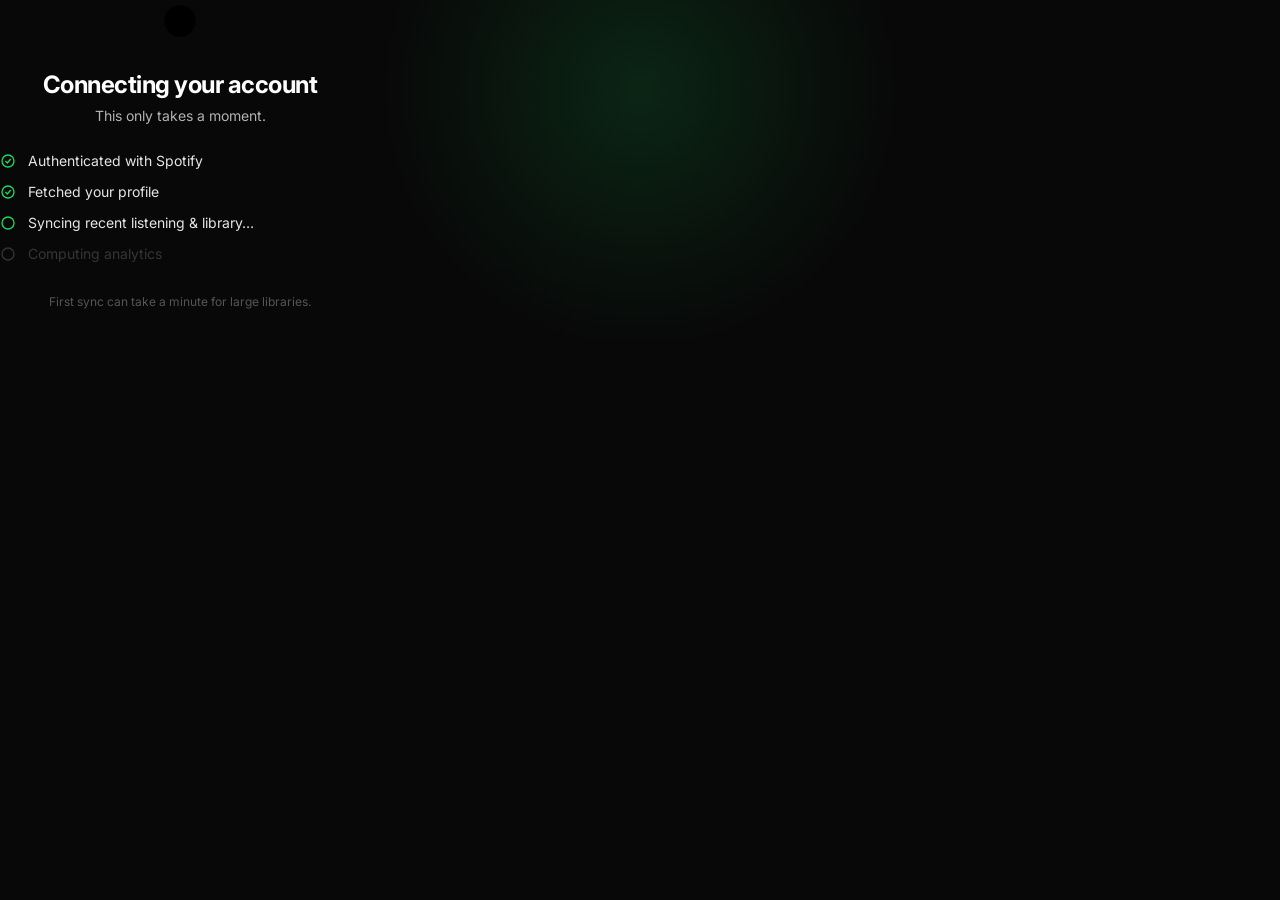
<file: templates/Auth Callback.dc.html>
<!DOCTYPE html>
<html>
<head>
<meta charset="utf-8">
<meta name="viewport" content="width=device-width, initial-scale=1">
<title>Connect — Spotify Intelligence</title>
<link rel="preconnect" href="https://fonts.googleapis.com">
<link href="https://fonts.googleapis.com/css2?family=Inter:wght@400;500;600;700;800&display=swap" rel="stylesheet">
<style>
  body{margin:0;background:#080808;color:#fff;font-family:'Inter',system-ui,sans-serif;overflow:hidden}
  .auth-callback{position:relative;overflow:hidden;min-height:100vh}
  .auth-glow{position:absolute;top:-160px;left:50%;transform:translateX(-50%);width:700px;height:500px;background:radial-gradient(circle,rgba(30,215,96,0.14),transparent 60%);pointer-events:none}
  .auth-inner{position:relative;text-align:center;max-width:360px}
  .spinner{width:42px;height:42px;margin-bottom:24px;animation:spin 1s linear infinite}
  .spinner svg{width:42px;height:42px;fill:none;stroke:#1ed760;stroke-width:1.6;stroke-dasharray:42 14}
  @keyframes spin{from{transform:rotate(0deg)}to{transform:rotate(360deg)}}
  @keyframes pulse{0%,100%{opacity:1}50%{opacity:0.3}}
  .pulse{animation:pulse 1.3s ease-in-out infinite}
  .auth-steps{display:flex;flex-direction:column;gap:14px;text-align:left}
  .auth-step{display:flex;align-items:center;gap:12px}
  .auth-step-done{display:flex;align-items:center;gap:12px}
  .auth-step-done svg{width:16px;height:16px;fill:none;stroke:#1ed760;stroke-width:2}
  .auth-step-done-text{font-size:14px;color:#e5e5e5}
  .auth-step-pending{display:flex;align-items:center;gap:12px;opacity:0.4}
  .auth-step-pending svg{width:16px;height:16px;fill:none;stroke:#777;stroke-width:2}
  .auth-step-pending-text{font-size:14px;color:#777}
</style>
</head>
<body class="auth-callback">
<div class="auth-glow"></div>
<div class="auth-inner">
  <svg class="spinner" width="42" height="42" viewBox="0 0 24 24"><circle cx="12" cy="12" r="9" stroke-dasharray="42 14"/></svg>
  <h1 style="font-weight:700;letter-spacing:-0.02em;font-size:24px;margin:0 0 8px">Connecting your account</h1>
  <p style="color:#b3b3b3;font-size:14px;margin:0 0 28px">This only takes a moment.</p>
  <div class="auth-steps">
    <div class="auth-step auth-step-done">
      <svg width="16" height="16" viewBox="0 0 24 24"><circle cx="12" cy="12" r="9"/><path d="M8 12l3 3 5-6"/></svg>
      <span class="auth-step-text auth-step-done-text">Authenticated with Spotify</span>
    </div>
    <div class="auth-step auth-step-done">
      <svg width="16" height="16" viewBox="0 0 24 24"><circle cx="12" cy="12" r="9"/><path d="M8 12l3 3 5-6"/></svg>
      <span class="auth-step-text auth-step-done-text">Fetched your profile</span>
    </div>
    <div class="auth-step auth-step-done pulse">
      <svg width="16" height="16" viewBox="0 0 24 24"><circle cx="12" cy="12" r="9"/></svg>
      <span class="auth-step-text auth-step-done-text">Syncing recent listening &amp; library…</span>
    </div>
    <div class="auth-step auth-step-pending">
      <svg width="16" height="16" viewBox="0 0 24 24"><circle cx="12" cy="12" r="9"/></svg>
      <span class="auth-step-text auth-step-pending-text">Computing analytics</span>
    </div>
  </div>
  <p style="font-size:12px;color:#555;margin-top:32px">First sync can take a minute for large libraries.</p>
</div>
</body>
</html>
</file>
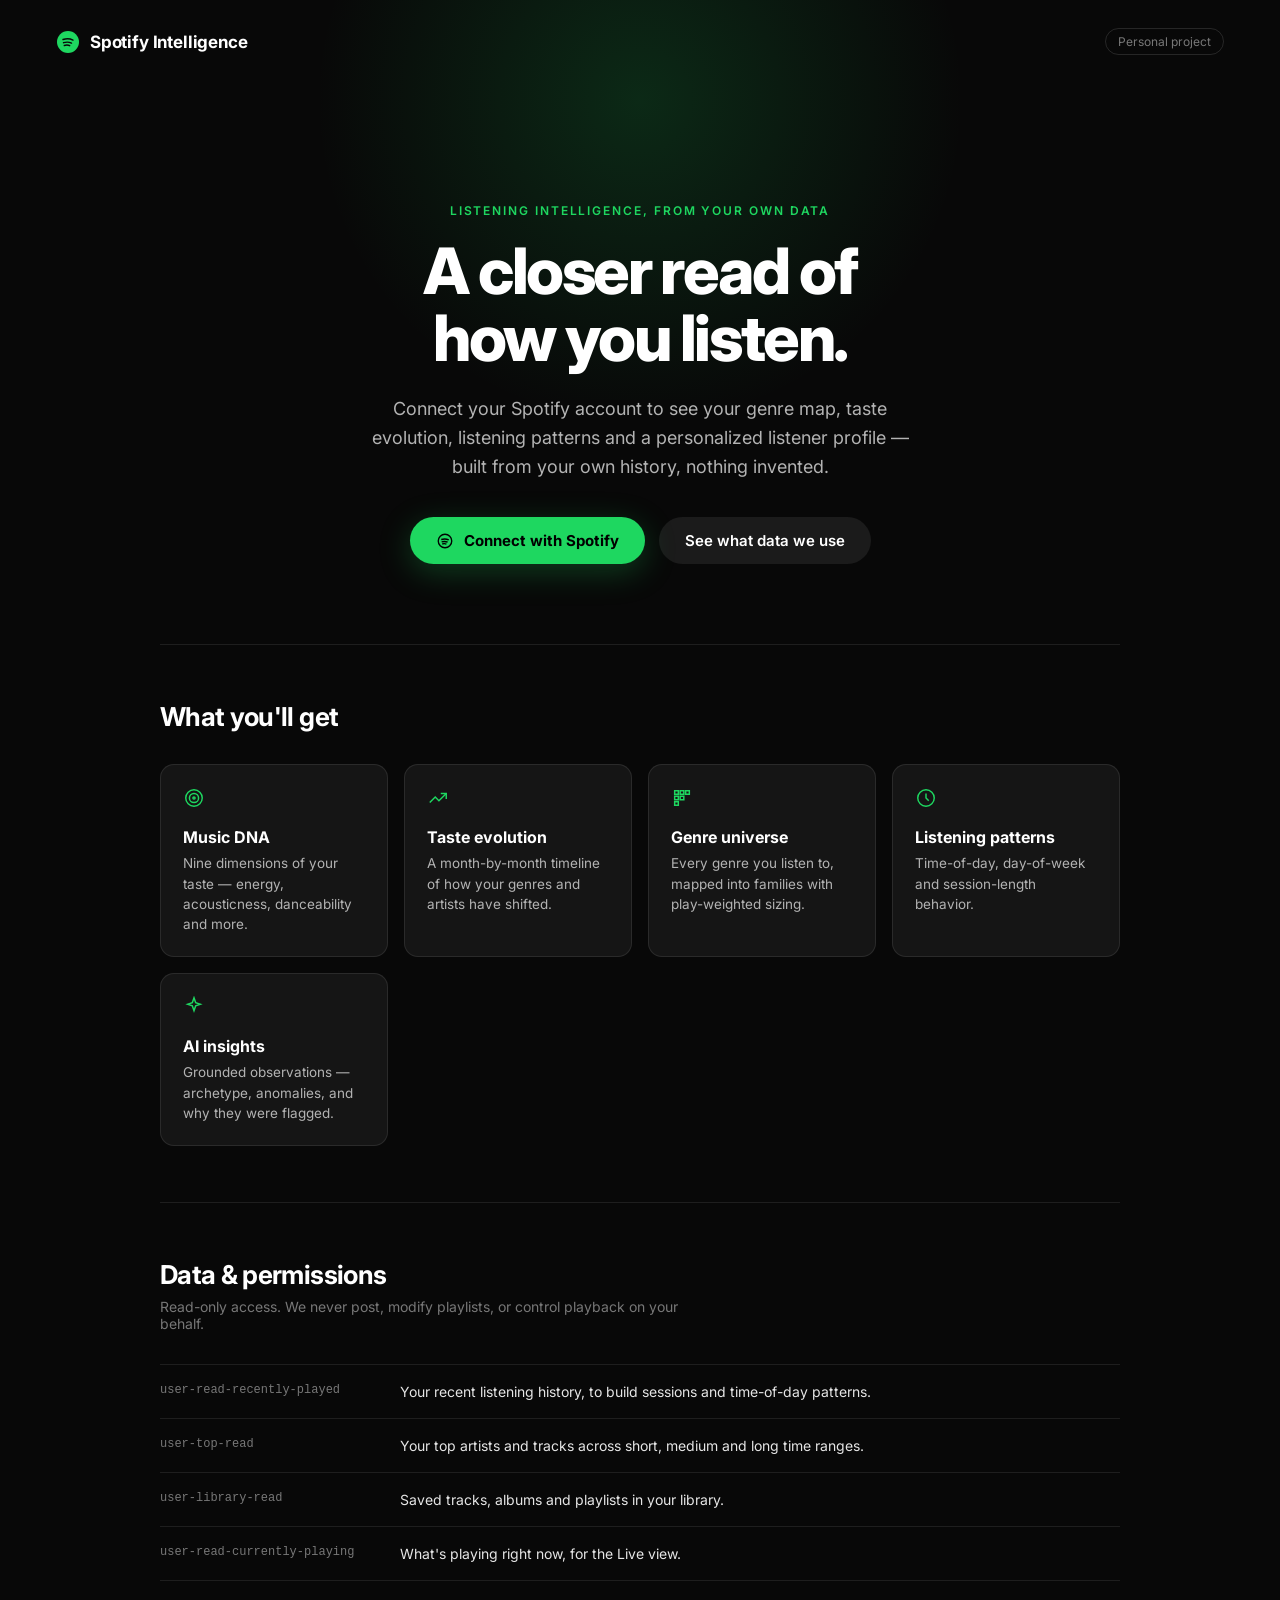
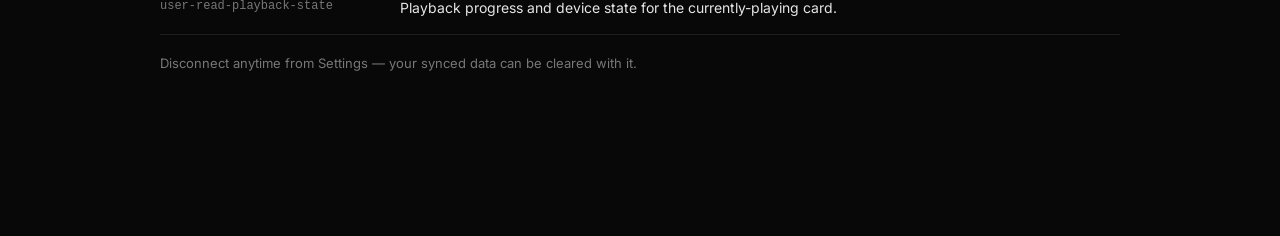
<file: templates/Landing.dc.html>
<!DOCTYPE html>
<html>
<head>
<meta charset="utf-8">
<meta name="viewport" content="width=device-width, initial-scale=1">
<title>Spotify Intelligence</title>
<link rel="preconnect" href="https://fonts.googleapis.com">
<link href="https://fonts.googleapis.com/css2?family=Inter:wght@400;500;600;700;800&display=swap" rel="stylesheet">
<style>
  body{margin:0;background:#080808;color:#fff;font-family:'Inter',system-ui,sans-serif;overflow:hidden}
  .btn-primary:hover{background:#3fe37a !important}
  .btn-secondary:hover{background:rgba(255,255,255,0.14) !important}
  .feat:hover{background:rgba(255,255,255,0.085) !important;transform:translateY(-2px)}
  .feat{transition:all 240ms cubic-bezier(0.22,1,0.36,1)}
  .btn-primary{display:inline-flex;align-items:center;gap:10px;background:#1ed760;color:#000;font-weight:700;font-size:15px;padding:14px 26px;border-radius:999px;box-shadow:0 8px 32px rgba(30,215,96,0.25);text-decoration:none;transition:background 180ms}
  .btn-primary:hover{background:#3fe37a !important}
  .btn-secondary{display:inline-flex;align-items:center;background:rgba(255,255,255,0.08);color:#fff;font-weight:600;font-size:15px;padding:14px 26px;border-radius:999px;text-decoration:none;transition:background 180ms}
  .btn-secondary:hover{background:rgba(255,255,255,0.14) !important}
  .feat{background:rgba(255,255,255,0.055);border:1px solid rgba(255,255,255,0.09);border-radius:14px;padding:22px}
  .feat-icon{width:22px;height:22px;fill:none;stroke:#1ed760;stroke-width:1.6;flex:0 0 auto}
  .feat-icon.purple{stroke:#7c3aed}
  .feat-icon.cyan{stroke:#22d3ee}
  .feat-title{font-weight:700;font-size:16px;margin:14px 0 6px}
  .feat-description{font-size:13.5px;color:#b3b3b3;line-height:1.5}
  .navlink{transition:background 180ms,color 180ms}
  .navlink:hover{background:rgba(255,255,255,0.06) !important;color:#fff !important}
  .navlink.active:hover{background:rgba(30,215,96,0.14) !important}
  th,td{padding:10px 14px;text-align:left;font-size:13.5px}
  th{color:#777;font-weight:600;font-size:11px;text-transform:uppercase;letter-spacing:0.05em;border-bottom:1px solid rgba(255,255,255,0.09)}
  td{border-bottom:1px solid rgba(255,255,255,0.06);color:#e5e5e5}
  .seg-btn{transition:background 160ms,color 160ms}
  .plate{aspect-ratio:1;border-radius:12px;background:linear-gradient(135deg,rgba(30,215,96,0.25),rgba(124,58,237,0.2));margin-bottom:10px}
  .skel{animation:shimmer 1.4s ease-in-out infinite;background:rgba(255,255,255,0.1);border-radius:4px}
  @keyframes shimmer{0%{opacity:0.4}50%{opacity:0.9}100%{opacity:0.4}}
  @keyframes spin{from{transform:rotate(0deg)}to{transform:rotate(360deg)}}
  .spinner{animation:spin 1s linear infinite}
  @keyframes pulse{0%,100%{opacity:1}50%{opacity:0.3}}
  .pulse{animation:pulse 1.3s ease-in-out infinite}
  .navlink.active{font-weight:600}
  .stat-value{font-weight:800;font-size:28px;font-variant-numeric:tabular-nums;letter-spacing:-0.02em}
  .stat-label{font-size:11px;color:#777;text-transform:uppercase;letter-spacing:0.06em;margin-bottom:8px;font-weight:700}
</style>
</head>
<body>
<div style="min-height:100vh;background:#080808;color:#ffffff;font-family:'Inter',system-ui,sans-serif;position:relative;overflow:hidden">
  <div style="position:absolute;top:-200px;left:50%;transform:translateX(-50%);width:900px;height:600px;background:radial-gradient(circle,rgba(30,215,96,0.16),transparent 60%);pointer-events:none"></div>

  <header style="position:relative;display:flex;align-items:center;justify-content:space-between;padding:28px 56px">
    <div style="display:flex;align-items:center;gap:10px">
      <svg width="24" height="24" viewBox="0 0 24 24" fill="#1ed760"><circle cx="12" cy="12" r="11"/><path d="M7 9.5c3-1 7-1 10 .6M7.5 12.7c2.5-.8 5.5-.8 8 .4M8.3 15.5c1.8-.6 3.8-.6 5.4.2" stroke="#080808" stroke-width="1.4" fill="none" stroke-linecap="round"/></svg>
      <span style="font-weight:700;font-size:17px;letter-spacing:-0.01em">Spotify Intelligence</span>
    </div>
    <span style="font-size:12px;color:#777;padding:5px 12px;border:1px solid rgba(255,255,255,0.12);border-radius:999px">Personal project</span>
  </header>

  <main style="position:relative;max-width:960px;margin:0 auto;padding:64px 24px 96px">

    <section style="text-align:center;padding:56px 0 80px">
      <p style="text-transform:uppercase;letter-spacing:0.16em;font-size:12px;font-weight:600;color:#1ed760;margin:0 0 20px">Listening intelligence, from your own data</p>
      <h1 style="font-weight:800;letter-spacing:-0.04em;font-size:64px;line-height:1.04;margin:0 0 24px">A closer read of<br>how you listen.</h1>
      <p style="max-width:52ch;margin:0 auto 36px;font-size:18px;line-height:1.6;color:#b3b3b3">Connect your Spotify account to see your genre map, taste evolution, listening patterns and a personalized listener profile — built from your own history, nothing invented.</p>
      <div style="display:flex;gap:14px;justify-content:center;flex-wrap:wrap">
        <a href="Auth Callback.dc.html" class="btn-primary">
          <svg width="18" height="18" viewBox="0 0 24 24" fill="none" stroke="currentColor" stroke-width="1.8"><circle cx="12" cy="12" r="9"/><path d="M7 10c3.2-1 6.8-1 10 .6M7.5 13.2c2.6-.8 5.4-.8 8 .4M8.3 16c1.8-.6 3.8-.6 5.6.2"/></svg>
          Connect with Spotify
        </a>
        <a href="#permissions" class="btn-secondary">See what data we use</a>
      </div>
    </section>

    <section style="padding:56px 0;border-top:1px solid rgba(255,255,255,0.09)">
      <h2 style="font-weight:700;letter-spacing:-0.025em;font-size:26px;margin:0 0 32px">What you'll get</h2>
      <div class="feat-grid" style="display:grid;grid-template-columns:repeat(auto-fit,minmax(190px,1fr));gap:16px">
        <div class="feat">
          <svg class="feat-icon" width="22" height="22" viewBox="0 0 24 24"><circle cx="12" cy="12" r="9"/><circle cx="12" cy="12" r="5"/><circle cx="12" cy="12" r="1.2"/></svg>
          <div class="feat-title">Music DNA</div>
          <div class="feat-description">Nine dimensions of your taste — energy, acousticness, danceability and more.</div>
        </div>
        <div class="feat">
          <svg class="feat-icon" width="22" height="22" viewBox="0 0 24 24"><path d="M3 17l6-6 4 4 8-8"/><path d="M15 7h6v6"/></svg>
          <div class="feat-title">Taste evolution</div>
          <div class="feat-description">A month-by-month timeline of how your genres and artists have shifted.</div>
        </div>
        <div class="feat">
          <svg class="feat-icon" width="22" height="22" viewBox="0 0 24 24"><path d="M4 4h4v4H4zM10 4h4v4h-4zM16 4h4v4h-4zM4 10h4v4H4zM10 10h4v4h-4zM4 16h4v4H4z"/></svg>
          <div class="feat-title">Genre universe</div>
          <div class="feat-description">Every genre you listen to, mapped into families with play-weighted sizing.</div>
        </div>
        <div class="feat">
          <svg class="feat-icon" width="22" height="22" viewBox="0 0 24 24"><circle cx="12" cy="12" r="9"/><path d="M12 7v5l3 3"/></svg>
          <div class="feat-title">Listening patterns</div>
          <div class="feat-description">Time-of-day, day-of-week and session-length behavior.</div>
        </div>
        <div class="feat">
          <svg class="feat-icon" width="22" height="22" viewBox="0 0 24 24"><path d="M12 2l1.8 5.2L19 9l-5.2 1.8L12 16l-1.8-5.2L5 9l5.2-1.8z"/></svg>
          <div class="feat-title">AI insights</div>
          <div class="feat-description">Grounded observations — archetype, anomalies, and why they were flagged.</div>
        </div>
      </div>
    </section>

    <section id="permissions" style="padding:56px 0;border-top:1px solid rgba(255,255,255,0.09)">
      <h2 style="font-weight:700;letter-spacing:-0.025em;font-size:26px;margin:0 0 8px">Data &amp; permissions</h2>
      <p style="color:#777;margin:0 0 32px;max-width:60ch;font-size:14px">Read-only access. We never post, modify playlists, or control playback on your behalf.</p>
      <div class="permissions-list" style="display:flex;flex-direction:column">
        <div class="permission-row" style="display:flex;gap:20px;padding:18px 0;border-top:1px solid rgba(255,255,255,0.09)">
          <code style="font-size:12px;color:#777;flex:0 0 220px">user-read-recently-played</code>
          <span style="flex:1;font-size:14px;color:#e5e5e5">Your recent listening history, to build sessions and time-of-day patterns.</span>
        </div>
        <div class="permission-row" style="display:flex;gap:20px;padding:18px 0;border-top:1px solid rgba(255,255,255,0.09)">
          <code style="font-size:12px;color:#777;flex:0 0 220px">user-top-read</code>
          <span style="flex:1;font-size:14px;color:#e5e5e5">Your top artists and tracks across short, medium and long time ranges.</span>
        </div>
        <div class="permission-row" style="display:flex;gap:20px;padding:18px 0;border-top:1px solid rgba(255,255,255,0.09)">
          <code style="font-size:12px;color:#777;flex:0 0 220px">user-library-read</code>
          <span style="flex:1;font-size:14px;color:#e5e5e5">Saved tracks, albums and playlists in your library.</span>
        </div>
        <div class="permission-row" style="display:flex;gap:20px;padding:18px 0;border-top:1px solid rgba(255,255,255,0.09)">
          <code style="font-size:12px;color:#777;flex:0 0 220px">user-read-currently-playing</code>
          <span style="flex:1;font-size:14px;color:#e5e5e5">What's playing right now, for the Live view.</span>
        </div>
        <div class="permission-row" style="display:flex;gap:20px;padding:18px 0;border-top:1px solid rgba(255,255,255,0.09);border-bottom:1px solid rgba(255,255,255,0.09)">
          <code style="font-size:12px;color:#777;flex:0 0 220px">user-read-playback-state</code>
          <span style="flex:1;font-size:14px;color:#e5e5e5">Playback progress and device state for the currently-playing card.</span>
        </div>
      </div>
      <p style="font-size:13px;color:#777;margin-top:20px">Disconnect anytime from Settings — your synced data can be cleared with it.</p>
    </section>

  </main>
</div>
</body>
</html>
</file>
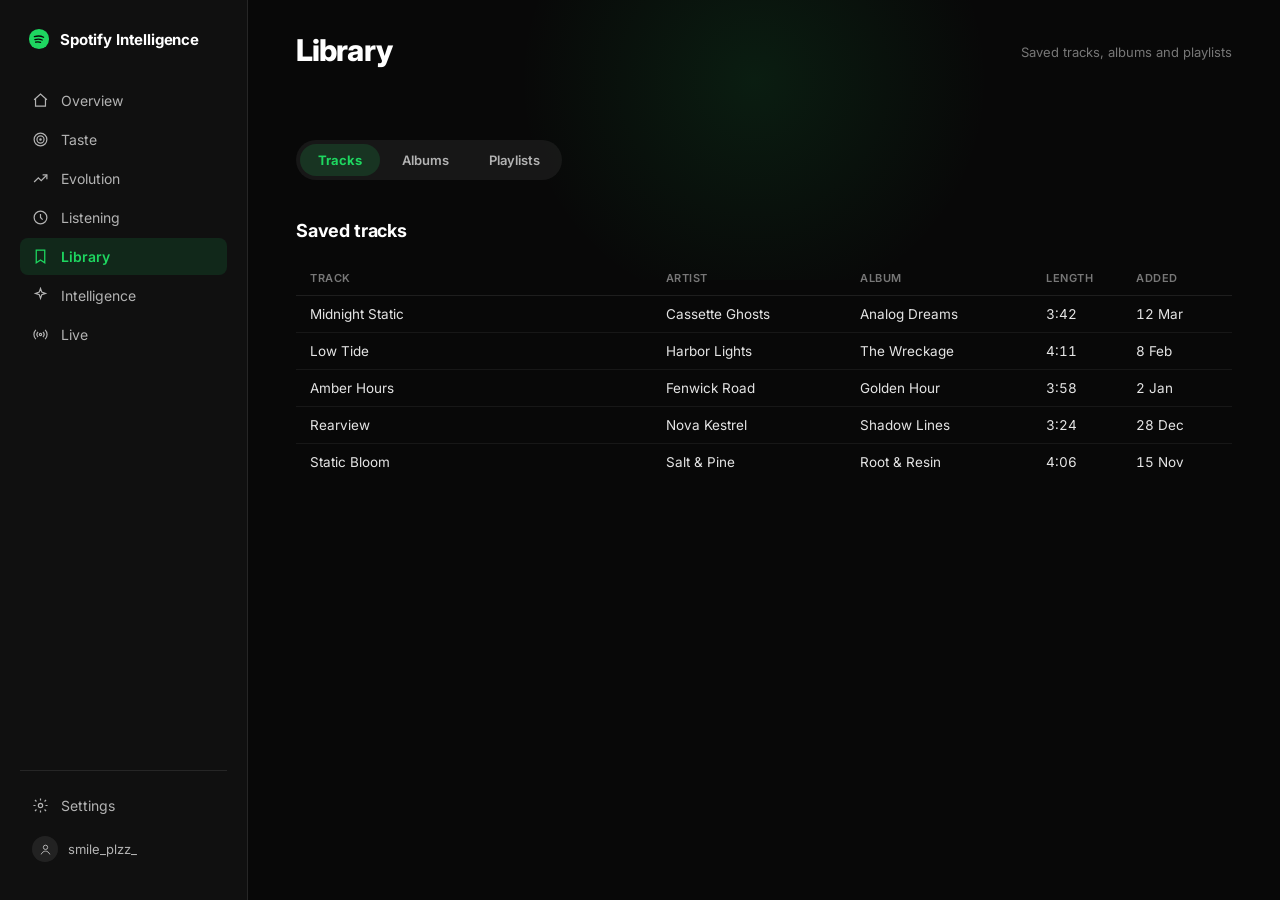
<file: templates/Library.dc.html>
<!DOCTYPE html>
<html>
<head>
<meta charset="utf-8">
<meta name="viewport" content="width=device-width, initial-scale=1">
<title>Library — Spotify Intelligence</title>
<link rel="preconnect" href="https://fonts.googleapis.com">
<link href="https://fonts.googleapis.com/css2?family=Inter:wght@400;500;600;700;800&display=swap" rel="stylesheet">
<link rel="stylesheet" href="/static/css/dashboard.css">
</head>
<body>
<div class="app-shell">

  <aside class="sidebar-desktop">
    <div class="sidebar-logo">
      <svg width="22" height="22" viewBox="0 0 24 24" fill="#1ed760"><circle cx="12" cy="12" r="11"/><path d="M7 9.5c3-1 7-1 10 .6M7.5 12.7c2.5-.8 5.5-.8 8 .4M8.3 15.5c1.8-.6 3.8-.6 5.4.2" stroke="#080808" stroke-width="1.4" fill="none" stroke-linecap="round"/></svg>
      <span class="sidebar-logo-text">Spotify Intelligence</span>
    </div>
    <nav class="sidebar-nav">
      <a href="Overview.dc.html" class="nav-link"><svg width="17" height="17" viewBox="0 0 24 24" fill="none" stroke="currentColor" stroke-width="1.7"><path d="M3 11l9-8 9 8"/><path d="M5 10v10h14V10"/></svg>Overview</a>
      <a href="Taste.dc.html" class="nav-link"><svg width="17" height="17" viewBox="0 0 24 24" fill="none" stroke="currentColor" stroke-width="1.7"><circle cx="12" cy="12" r="9"/><circle cx="12" cy="12" r="5"/><circle cx="12" cy="12" r="1"/></svg>Taste</a>
      <a href="Evolution.dc.html" class="nav-link"><svg width="17" height="17" viewBox="0 0 24 24" fill="none" stroke="currentColor" stroke-width="1.7"><path d="M3 17l6-6 4 4 8-8"/><path d="M15 7h6v6"/></svg>Evolution</a>
      <a href="Listening.dc.html" class="nav-link"><svg width="17" height="17" viewBox="0 0 24 24" fill="none" stroke="currentColor" stroke-width="1.7"><circle cx="12" cy="12" r="9"/><path d="M12 7v5l3 3"/></svg>Listening</a>
      <a href="Library.dc.html" class="nav-link active"><svg width="17" height="17" viewBox="0 0 24 24" fill="none" stroke="currentColor" stroke-width="1.8"><path d="M6 3h12v18l-6-4-6 4z"/></svg>Library</a>
      <a href="Intelligence.dc.html" class="nav-link"><svg width="17" height="17" viewBox="0 0 24 24" fill="none" stroke="currentColor" stroke-width="1.7"><path d="M12 2l1.8 5.2L19 9l-5.2 1.8L12 16l-1.8-5.2L5 9l5.2-1.8z"/></svg>Intelligence</a>
      <a href="Live.dc.html" class="nav-link"><svg width="17" height="17" viewBox="0 0 24 24" fill="none" stroke="currentColor" stroke-width="1.7"><circle cx="12" cy="12" r="1.6"/><path d="M8.5 8.5a5 5 0 000 7M15.5 8.5a5 5 0 010 7M5.5 5.5a9 9 0 000 13M18.5 5.5a9 9 0 010 13"/></svg>Live</a>
    </nav>
    <div class="sidebar-footer">
      <a href="Settings.dc.html" class="nav-link"><svg width="17" height="17" viewBox="0 0 24 24" fill="none" stroke="currentColor" stroke-width="1.7"><circle cx="12" cy="12" r="3"/><path d="M12 2v3M12 19v3M4.2 4.2l2.1 2.1M17.7 17.7l2.1 2.1M2 12h3M19 12h3M4.2 19.8l2.1-2.1M17.7 6.3l2.1-2.1"/></svg>Settings</a>
      <div class="sidebar-user">
        <div class="sidebar-avatar"><svg width="13" height="13" viewBox="0 0 24 24" fill="none" stroke="#b3b3b3" stroke-width="1.8"><circle cx="12" cy="8" r="4"/><path d="M4 21c1.5-4 5-6 8-6s6.5 2 8 6"/></svg></div>
        <span class="sidebar-user-name">smile_plzz_</span>
      </div>
    </div>
  </aside>

  <div style="display:flex;flex-direction:column;min-width:0;position:relative">
    <div class="glow glow-green"></div>
    <header class="page-header">
      <div class="page-header-inner">
        <h1 class="page-title">Library</h1>
        <p class="page-subtitle">Saved tracks, albums and playlists</p>
      </div>
    </header>

    <main class="main-content">

      <div class="library-tabs" id="lib-tabs">
        <button class="tab-btn active" data-tab="tracks" style="background:rgba(30,215,96,0.15);color:#1ed760;font-weight:700">Tracks</button>
        <button class="tab-btn" data-tab="albums" style="background:transparent;color:#b3b3b3;font-weight:600">Albums</button>
        <button class="tab-btn" data-tab="playlists" style="background:transparent;color:#b3b3b3;font-weight:600">Playlists</button>
      </div>

      <section>
        <h2 class="section-title" id="lib-section-title">Saved tracks</h2>

        <div class="lib-tracks" id="lib-tracks" style="display:block">
          <table class="library-table">
            <thead><tr><th style="width:38%">Track</th><th>Artist</th><th>Album</th><th style="width:90px">Length</th><th style="width:110px">Added</th></tr></thead>
            <tbody>
              <tr><td>Midnight Static</td><td>Cassette Ghosts</td><td>Analog Dreams</td><td>3:42</td><td>12 Mar</td></tr>
              <tr><td>Low Tide</td><td>Harbor Lights</td><td>The Wreckage</td><td>4:11</td><td>8 Feb</td></tr>
              <tr><td>Amber Hours</td><td>Fenwick Road</td><td>Golden Hour</td><td>3:58</td><td>2 Jan</td></tr>
              <tr><td>Rearview</td><td>Nova Kestrel</td><td>Shadow Lines</td><td>3:24</td><td>28 Dec</td></tr>
              <tr><td>Static Bloom</td><td>Salt &amp; Pine</td><td>Root &amp; Resin</td><td>4:06</td><td>15 Nov</td></tr>
            </tbody>
          </table>
        </div>

        <div class="lib-albums" id="lib-albums" style="display:none">
          <div class="album-grid" id="albums-grid">
            <div class="album-item">
              <div class="album-art plate"></div>
              <div class="album-name">Analog Dreams</div>
              <div class="album-meta">Cassette Ghosts</div>
            </div>
            <div class="album-item">
              <div class="album-art plate"></div>
              <div class="album-name">The Wreckage</div>
              <div class="album-meta">Harbor Lights</div>
            </div>
            <div class="album-item">
              <div class="album-art plate"></div>
              <div class="album-name">Golden Hour</div>
              <div class="album-meta">Fenwick Road</div>
            </div>
            <div class="album-item">
              <div class="album-art plate"></div>
              <div class="album-name">Shadow Lines</div>
              <div class="album-meta">Nova Kestrel</div>
            </div>
            <div class="album-item">
              <div class="album-art plate"></div>
              <div class="album-name">Root &amp; Resin</div>
              <div class="album-meta">Salt &amp; Pine</div>
            </div>
          </div>
        </div>

        <div class="lib-playlists" id="lib-playlists" style="display:none">
          <div class="playlist-grid" id="playlists-grid">
            <div class="playlist-card">
              <div class="playlist-name">Late Night Shores</div>
              <div class="playlist-track-count">42 tracks</div>
              <div class="playlist-badge public">Public</div>
            </div>
            <div class="playlist-card">
              <div class="playlist-name">Commute Rotation</div>
              <div class="playlist-track-count">37 tracks</div>
              <div class="playlist-badge private">Private</div>
            </div>
            <div class="playlist-card">
              <div class="playlist-name">Live Sessions</div>
              <div class="playlist-track-count">19 tracks</div>
              <div class="playlist-badge collaborative">Collaborative</div>
            </div>
            <div class="playlist-card">
              <div class="playlist-name">Analog Dreams II</div>
              <div class="playlist-track-count">24 tracks</div>
              <div class="playlist-badge public">Public</div>
            </div>
          </div>
        </div>
      </section>

    </main>
  </div>

  <nav class="mobile-tabs" style="display:none;position:fixed;bottom:0;left:0;right:0;background:#101010;border-top:1px solid rgba(255,255,255,0.09);overflow-x:auto;padding:10px 14px;gap:24px;z-index:20">
    <a href="Overview.dc.html" class="mobile-tab"><svg width="18" height="18" viewBox="0 0 24 24" fill="none" stroke="currentColor" stroke-width="1.7"><path d="M3 11l9-8 9 8"/><path d="M5 10v10h14V10"/></svg>Overview</a>
    <a href="Taste.dc.html" class="mobile-tab"><svg width="18" height="18" viewBox="0 0 24 24" fill="none" stroke="currentColor" stroke-width="1.7"><circle cx="12" cy="12" r="9"/><circle cx="12" cy="12" r="5"/><circle cx="12" cy="12" r="1"/></svg>Taste</a>
    <a href="Evolution.dc.html" class="mobile-tab"><svg width="18" height="18" viewBox="0 0 24 24" fill="none" stroke="currentColor" stroke-width="1.7"><path d="M3 17l6-6 4 4 8-8"/><path d="M15 7h6v6"/></svg>Evolution</a>
    <a href="Listening.dc.html" class="mobile-tab"><svg width="18" height="18" viewBox="0 0 24 24" fill="none" stroke="currentColor" stroke-width="1.7"><circle cx="12" cy="12" r="9"/><path d="M12 7v5l3 3"/></svg>Listening</a>
    <a href="Library.dc.html" class="mobile-tab active"><svg width="18" height="18" viewBox="0 0 24 24" fill="none" stroke="currentColor" stroke-width="1.8"><path d="M6 3h12v18l-6-4-6 4z"/></svg>Library</a>
    <a href="Intelligence.dc.html" class="mobile-tab"><svg width="18" height="18" viewBox="0 0 24 24" fill="none" stroke="currentColor" stroke-width="1.7"><path d="M12 2l1.8 5.2L19 9l-5.2 1.8L12 16l-1.8-5.2L5 9l5.2-1.8z"/></svg>Intelligence</a>
    <a href="Live.dc.html" class="mobile-tab"><svg width="18" height="18" viewBox="0 0 24 24" fill="none" stroke="currentColor" stroke-width="1.7"><circle cx="12" cy="12" r="1.6"/><path d="M8.5 8.5a5 5 0 000 7M15.5 8.5a5 5 0 010 7"/></svg>Live</a>
  </nav>
</div>
<script src="/static/js/dashboard.js"></script>
</body>
</html>
</file>
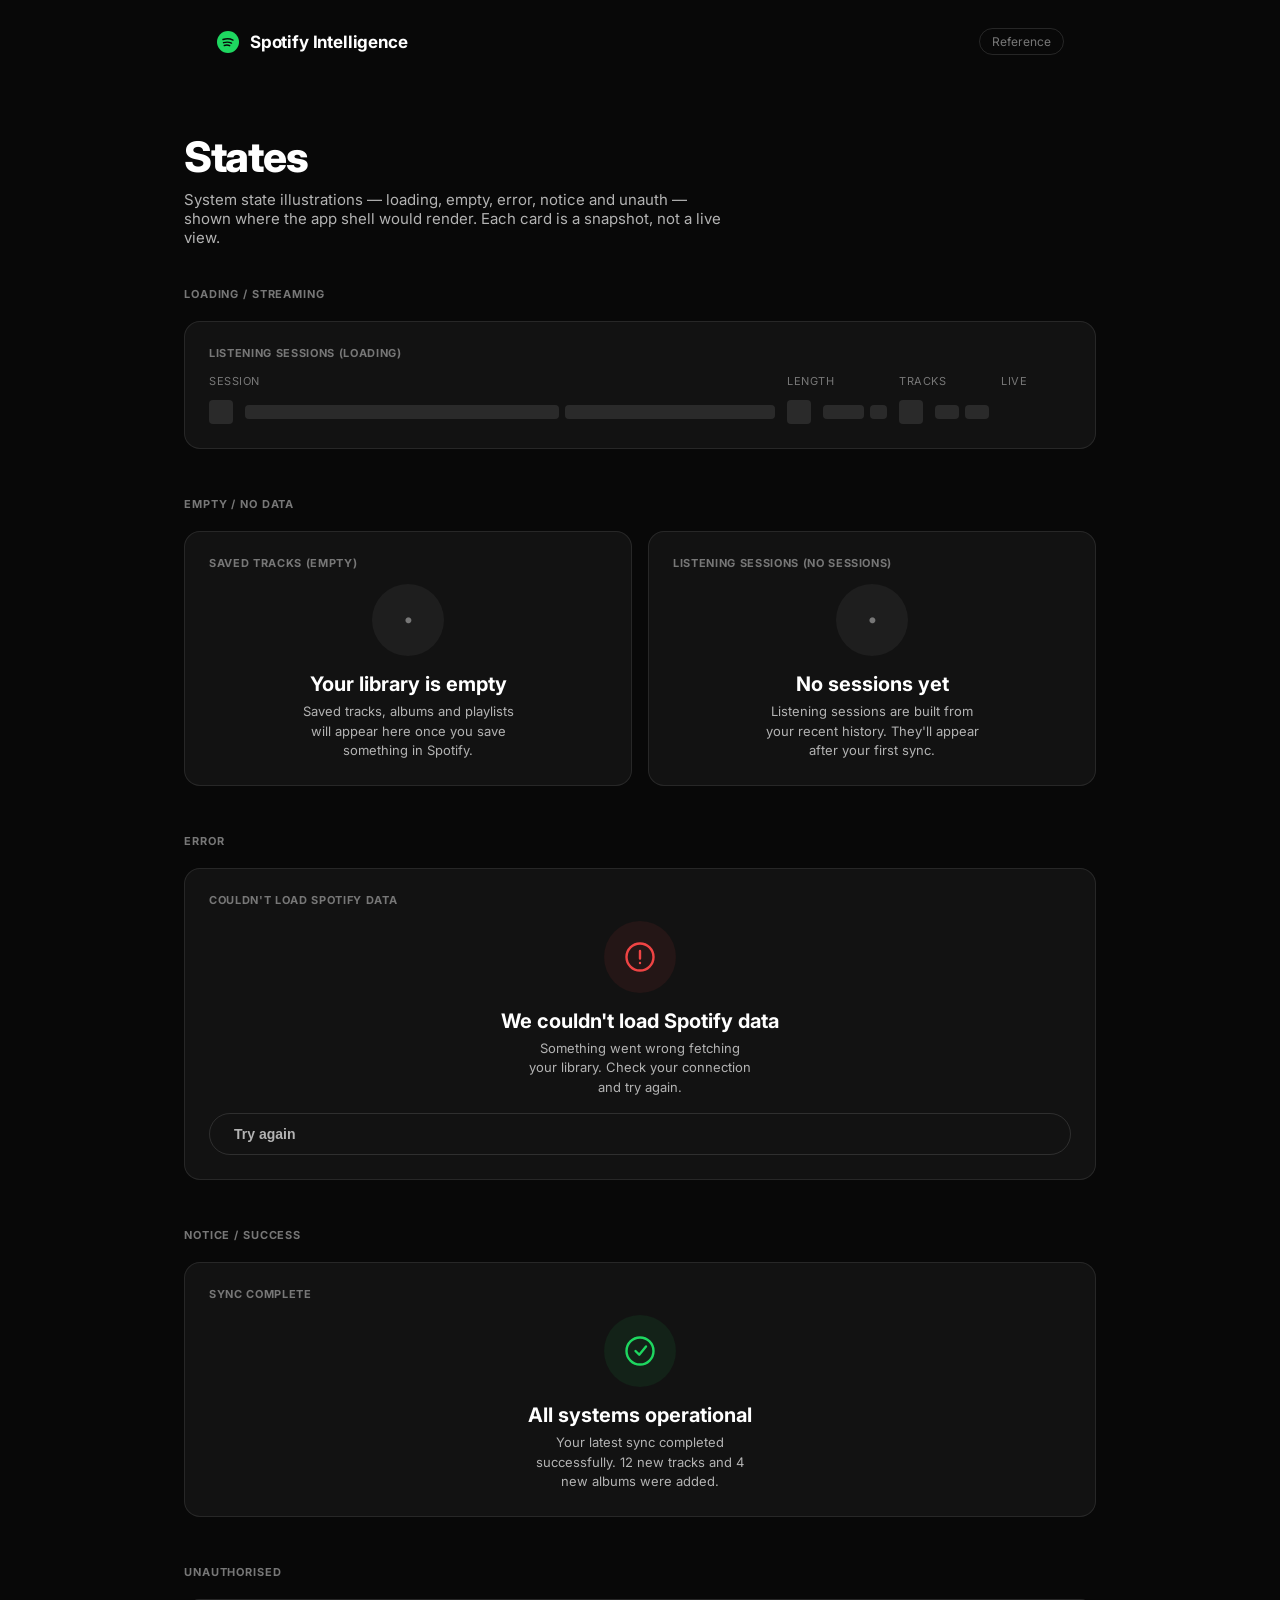
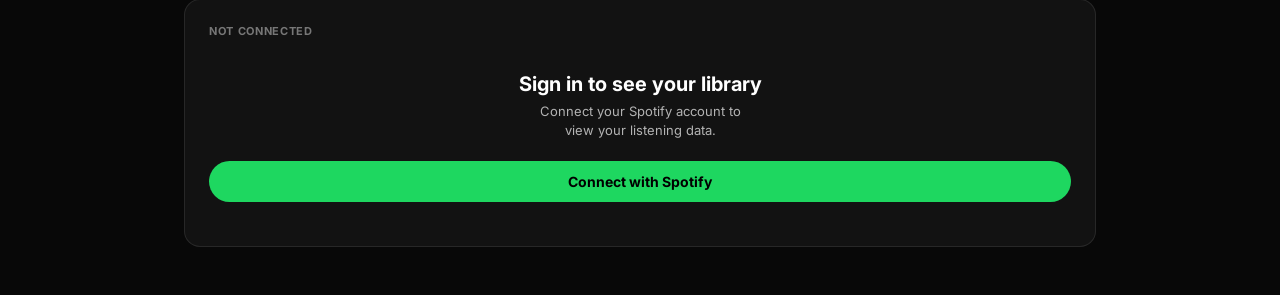
<file: templates/States.dc.html>
<!DOCTYPE html>
<html>
<head>
<meta charset="utf-8">
<meta name="viewport" content="width=device-width, initial-scale=1">
<title>States reference — Spotify Intelligence</title>
<link rel="preconnect" href="https://fonts.googleapis.com">
<link href="https://fonts.googleapis.com/css2?family=Inter:wght@400;500;600;700;800&display=swap" rel="stylesheet">
<style>
  body{margin:0;background:#080808;color:#fff;font-family:'Inter',system-ui,sans-serif}
  .section{padding:48px 24px;border-bottom:1px solid rgba(255,255,255,0.09)}
  .section-label{font-size:11px;color:#777;text-transform:uppercase;letter-spacing:0.08em;margin-bottom:20px;font-weight:700}
  .state-board{display:grid;grid-template-columns:repeat(auto-fit,minmax(220px,1fr));gap:16px}
  .state-card{background:rgba(255,255,255,0.045);border:1px solid rgba(255,255,255,0.09);border-radius:16px;padding:24px}
  .state-card-label{font-size:11px;color:#777;text-transform:uppercase;letter-spacing:0.06em;margin-bottom:14px;font-weight:700}
  .skl{animation:shimmer 1.4s ease-in-out infinite;background:rgba(255,255,255,0.1);border-radius:4px}
  @keyframes shimmer{0%{opacity:0.4}50%{opacity:0.9}100%{opacity:0.4}}
  .empty-mark{width:72px;height:72px;border-radius:50%;background:rgba(255,255,255,0.05);display:flex;align-items:center;justify-content:center;margin:0 auto 16px;font-size:36px;color:#777;font-weight:700}
  .error-mark{width:72px;height:72px;border-radius:50%;background:rgba(239,68,68,0.08);display:flex;align-items:center;justify-content:center;margin:0 auto 16px}
  .notice-mark{width:72px;height:72px;border-radius:50%;background:rgba(30,215,96,0.08);display:flex;align-items:center;justify-content:center;margin:0 auto 16px}
  .btn-primary{display:inline-flex;align-items:center;justify-content:center;gap:8px;background:#1ed760;color:#000;font-weight:700;font-size:14px;padding:12px 24px;border-radius:999px;text-decoration:none;width:100%;box-sizing:border-box;transition:background 180ms}
  .btn-primary:hover{background:#3fe37a}
  .btn-ghost{display:inline-flex;align-items:center;gap:8px;background:transparent;color:#b3b3b3;font-weight:600;font-size:14px;padding:12px 24px;border-radius:999px;text-decoration:none;width:100%;box-sizing:border-box;border:1px solid rgba(255,255,255,0.12);transition:background 180ms,color 180ms}
  .btn-ghost:hover{background:rgba(255,255,255,0.06);color:#fff}
  .copy{font-size:12px;color:#777}
</style>
</head>
<body>

<div style="max-width:960px;margin:0 auto">

  <header style="display:flex;align-items:center;justify-content:space-between;padding:28px 56px">
    <div style="display:flex;align-items:center;gap:10px">
      <svg width="24" height="24" viewBox="0 0 24 24" fill="#1ed760"><circle cx="12" cy="12" r="11"/><path d="M7 9.5c3-1 7-1 10 .6M7.5 12.7c2.5-.8 5.5-.8 8 .4M8.3 15.5c1.8-.6 3.8-.6 5.4.2" stroke="#080808" stroke-width="1.4" fill="none" stroke-linecap="round"/></svg>
      <span style="font-weight:700;font-size:17px;letter-spacing:-0.01em">Spotify Intelligence</span>
    </div>
    <span style="font-size:12px;color:#777;padding:5px 12px;border:1px solid rgba(255,255,255,0.12);border-radius:999px">Reference</span>
  </header>

  <main style="padding:48px 24px">
    <h1 style="font-weight:800;letter-spacing:-0.03em;font-size:42px;margin:0 0 8px">States</h1>
    <p style="color:#b3b3b3;font-size:15px;margin:0 0 40px;max-width:60ch">System state illustrations — loading, empty, error, notice and unauth — shown where the app shell would render. Each card is a snapshot, not a live view.</p>

    <p class="section-label">Loading / streaming</p>
    <div class="state-board">
      <div class="state-card">
        <div class="state-card-label">Listening sessions (loading)</div>
        <div class="ws-table" style="display:grid;grid-template-columns:auto 100px 90px 70px;gap:12px;align-items:center">
          <div style="font-size:11px;color:#777;text-transform:uppercase;letter-spacing:0.05em">Session</div>
          <div style="font-size:11px;color:#777;text-transform:uppercase;letter-spacing:0.05em">Length</div>
          <div style="font-size:11px;color:#777;text-transform:uppercase;letter-spacing:0.05em">Tracks</div>
          <div style="font-size:11px;color:#777;text-transform:uppercase;letter-spacing:0.05em">Live</div>
          <div style="display:grid;grid-template-columns:24px 1fr;gap:12px;align-items:center">
            <div class="skl" style="height:24px;width:24px"></div>
            <div style="display:flex;gap:6px"><div class="skl" style="height:14px;width:60%"></div><div class="skl" style="height:14px;width:40%"></div></div>
          </div>
          <div style="display:grid;grid-template-columns:24px 1fr;gap:12px;align-items:center">
            <div class="skl" style="height:24px;width:24px"></div>
            <div style="display:flex;gap:6px"><div class="skl" style="height:14px;width:70%"></div><div class="skl" style="height:14px;width:30%"></div></div>
          </div>
          <div style="display:grid;grid-template-columns:24px 1fr;gap:12px;align-items:center">
            <div class="skl" style="height:24px;width:24px"></div>
            <div style="display:flex;gap:6px"><div class="skl" style="height:14px;width:50%"></div><div class="skl" style="height:14px;width:50%"></div></div>
          </div>
        </div>
      </div>
    </div>

    <p class="section-label" style="margin-top:48px">Empty / no data</p>
    <div class="state-board">
      <div class="state-card">
        <div class="state-card-label">Saved tracks (empty)</div>
        <div class="empty-mark">·</div>
        <div style="text-align:center">
          <div style="font-weight:700;font-size:20px;margin-bottom:6px">Your library is empty</div>
          <div style="font-size:13px;color:#b3b3b3;line-height:1.5;max-width:28ch;margin:0 auto">Saved tracks, albums and playlists will appear here once you save something in Spotify.</div>
        </div>
      </div>
      <div class="state-card">
        <div class="state-card-label">Listening sessions (no sessions)</div>
        <div class="empty-mark">·</div>
        <div style="text-align:center">
          <div style="font-weight:700;font-size:20px;margin-bottom:6px">No sessions yet</div>
          <div style="font-size:13px;color:#b3b3b3;line-height:1.5;max-width:28ch;margin:0 auto">Listening sessions are built from your recent history. They'll appear after your first sync.</div>
        </div>
      </div>
    </div>

    <p class="section-label" style="margin-top:48px">Error</p>
    <div class="state-board">
      <div class="state-card">
        <div class="state-card-label">Couldn't load Spotify data</div>
        <div class="error-mark">
          <svg width="36" height="36" viewBox="0 0 24 24" fill="none" stroke="#ef4444" stroke-width="1.6"><circle cx="12" cy="12" r="9"/><path d="M12 8v5M12 16h.01" stroke-linecap="round"/></svg>
        </div>
        <div style="text-align:center">
          <div style="font-weight:700;font-size:20px;margin-bottom:6px">We couldn't load Spotify data</div>
          <div style="font-size:13px;color:#b3b3b3;line-height:1.5;max-width:28ch;margin:0 auto">Something went wrong fetching your library. Check your connection and try again.</div>
          <div style="margin-top:16px"><button class="btn-ghost">Try again</button></div>
        </div>
      </div>
    </div>

    <p class="section-label" style="margin-top:48px">Notice / success</p>
    <div class="state-board">
      <div class="state-card">
        <div class="state-card-label">Sync complete</div>
        <div class="notice-mark">
          <svg width="36" height="36" viewBox="0 0 24 24" fill="none" stroke="#1ed760" stroke-width="1.6"><circle cx="12" cy="12" r="9"/><path d="M9 12l2.5 2.5L16 9" stroke-linecap="round" stroke-linejoin="round"/></svg>
        </div>
        <div style="text-align:center">
          <div style="font-weight:700;font-size:20px;margin-bottom:6px">All systems operational</div>
          <div style="font-size:13px;color:#b3b3b3;line-height:1.5;max-width:28ch;margin:0 auto">Your latest sync completed successfully. 12 new tracks and 4 new albums were added.</div>
        </div>
      </div>
    </div>

    <p class="section-label" style="margin-top:48px">Unauthorised</p>
    <div class="state-board">
      <div class="state-card">
        <div class="state-card-label">Not connected</div>
        <div style="text-align:center;padding:20px 0">
          <div style="font-weight:700;font-size:20px;margin-bottom:6px">Sign in to see your library</div>
          <div style="font-size:13px;color:#b3b3b3;line-height:1.5;max-width:28ch;margin:0 auto 20px">Connect your Spotify account to view your listening data.</div>
          <a href="Auth Callback.dc.html" class="btn-primary">Connect with Spotify</a>
        </div>
      </div>
    </div>

  </main>
</div>

<script src="/static/js/support.js"></script>
</body>
</html>
</file>
<file: static/css/dashboard.css>
/* ============================================================
   Spotify Intelligence — Figma-match dark cinematic UI
   ============================================================ */

:root {
  --bg: #080808;
  --sidebar-bg: #101010;
  --accent: #1ed760;
  --accent-hover: #3fe37a;
  --accent-dim: rgba(30,215,96,0.12);
  --accent-border: rgba(30,215,96,0.25);
  --text-primary: #ffffff;
  --text-secondary: #e5e5e5;
  --text-muted: #b3b3b3;
  --text-dim: #777777;
  --text-faint: #555555;
  --border-card: rgba(255,255,255,0.09);
  --border-item: rgba(255,255,255,0.06);
  --border-light: rgba(255,255,255,0.09);
  --border-strong: rgba(255,255,255,0.14);
  --card-bg: rgba(255,255,255,0.055);
  --card-hover: rgba(255,255,255,0.08);
  --danger: #f87171;
  --purple: #7c3aed;
  --purple-bg: rgba(124,58,237,0.18);
  --purple-text: #a78bfa;
  --cyan: #22d3ee;
  --radius-pill: 999px;
  --radius-card: 14px;
  --radius-sm: 8px;
  --radius-xs: 4px;
  --radius-12: 12px;
  --radius-16: 16px;
  --sidebar-width: 248px;
  --main-padding: 48px;
  --font: 'Inter', system-ui, -apple-system, sans-serif;
}

* { margin: 0; padding: 0; box-sizing: border-box; }

html { scroll-behavior: smooth; }

body {
  margin: 0;
  background: var(--bg);
  color: var(--text-primary);
  font-family: var(--font);
  -webkit-font-smoothing: antialiased;
  -moz-osx-font-smoothing: grayscale;
}

/* ===== Links ===== */
a { color: inherit; text-decoration: none; }
a:hover { color: var(--accent); }
a:hover { color: var(--accent-hover); }

/* ===== App Shell ===== */
.app-shell {
  display: grid;
  grid-template-columns: var(--sidebar-width) 1fr;
  min-height: 100vh;
  background: var(--bg);
  color: var(--text-primary);
  font-family: var(--font);
}

/* ===== Sidebar ===== */
.sidebar-desktop {
  position: sticky;
  top: 0;
  height: 100vh;
  background: var(--sidebar-bg);
  border-right: 1px solid var(--border-light);
  padding: 28px 20px;
  display: flex;
  flex-direction: column;
  gap: 32px;
  box-sizing: border-box;
  overflow-y: auto;
}

.sidebar-logo {
  display: flex;
  align-items: center;
  gap: 10px;
  padding: 0 8px;
}

.sidebar-logo svg { width: 22px; height: 22px; }

.sidebar-logo-text {
  font-weight: 700;
  font-size: 15px;
  letter-spacing: -0.01em;
}

.sidebar-nav {
  display: flex;
  flex-direction: column;
  gap: 2px;
}

.nav-link {
  display: flex;
  align-items: center;
  gap: 12px;
  padding: 10px 12px;
  border-radius: var(--radius-sm);
  color: var(--text-muted);
  font-size: 14px;
  transition: background 180ms, color 180ms;
  text-decoration: none;
}

.nav-link:hover {
  background: rgba(255,255,255,0.06) !important;
  color: #ffffff !important;
}

.nav-link.active {
  background: var(--accent-dim) !important;
  color: var(--accent) !important;
  font-weight: 600;
}

.nav-link svg { width: 17px; height: 17px; fill: none; stroke: currentColor; stroke-width: 1.7; }
.nav-link.active svg { stroke-width: 1.8; }

.sidebar-footer {
  margin-top: auto;
  display: flex;
  flex-direction: column;
  gap: 2px;
  border-top: 1px solid var(--border-light);
  padding-top: 16px;
}

.sidebar-user {
  display: flex;
  align-items: center;
  gap: 10px;
  padding: 10px 12px;
}

.sidebar-avatar {
  width: 26px;
  height: 26px;
  border-radius: 50%;
  background: rgba(255,255,255,0.08);
  display: flex;
  align-items: center;
  justify-content: center;
  flex: 0 0 auto;
}

.sidebar-user-name {
  font-size: 13px;
  color: var(--text-muted);
}

/* ===== Main Content ===== */
.main-content {
  position: relative;
  padding: var(--main-padding);
  display: flex;
  flex-direction: column;
  gap: 40px;
  min-width: 0;
}

.page-header {
  position: relative;
  padding: 32px var(--main-padding) 24px;
}

.page-header-inner {
  display: flex;
  align-items: center;
  justify-content: space-between;
  gap: 16px;
}

.page-title {
  font-weight: 800;
  letter-spacing: -0.03em;
  font-size: 30px;
  margin: 0;
}

.page-subtitle {
  margin: 4px 0 0;
  font-size: 13px;
  color: var(--text-dim);
}

.refresh-btn {
  width: 36px;
  height: 36px;
  border-radius: 50%;
  background: rgba(255,255,255,0.08);
  border: none;
  color: #ffffff;
  display: flex;
  align-items: center;
  justify-content: center;
  cursor: pointer;
}

.refresh-btn svg { width: 16px; height: 16px; fill: none; stroke: currentColor; stroke-width: 1.8; }

/* ===== Background glow ===== */
.glow {
  position: absolute;
  pointer-events: none;
  z-index: 0;
}

.glow-green {
  top: -120px;
  left: 20%;
  width: 600px;
  height: 400px;
  background: radial-gradient(circle, rgba(30,215,96,0.1), transparent 65%);
}

.glow-purple {
  top: -120px;
  left: 20%;
  width: 600px;
  height: 400px;
  background: radial-gradient(circle, rgba(124,58,237,0.12), transparent 65%);
}

.glow-cyan {
  top: -120px;
  left: 20%;
  width: 600px;
  height: 400px;
  background: radial-gradient(circle, rgba(34,211,238,0.1), transparent 65%);
}

/* ===== Cards ===== */
.card {
  background: var(--card-bg);
  border: 1px solid var(--border-card);
  border-radius: var(--radius-card);
  padding: 24px;
}

.card-sm {
  background: var(--card-bg);
  border: 1px solid var(--border-card);
  border-radius: var(--radius-card);
  padding: 22px;
}

.card-lg {
  background: var(--card-bg);
  border: 1px solid var(--border-card);
  border-radius: var(--radius-16);
  padding: 32px;
}

.card-alternative {
  background: rgba(255,255,255,0.055);
  border: 1px solid var(--border-card);
  border-radius: var(--radius-card);
}

/* ===== Stat Grid ===== */
.stat-grid {
  display: grid;
  grid-template-columns: repeat(auto-fit, minmax(130px, 1fr));
  gap: 14px;
}

.stat-card {
  background: var(--card-bg);
  border: 1px solid var(--border-card);
  border-radius: var(--radius-card);
  padding: 18px;
}

.stat-label {
  font-size: 11px;
  color: var(--text-dim);
  text-transform: uppercase;
  letter-spacing: 0.06em;
  margin-bottom: 8px;
  font-weight: 700;
}

.stat-value {
  font-weight: 800;
  font-size: 28px;
  font-variant-numeric: tabular-nums;
  letter-spacing: -0.02em;
}

.stat-value-sm {
  font-weight: 800;
  font-size: 22px;
  font-variant-numeric: tabular-nums;
}

/* ===== Two Column ===== */
.two-col {
  display: grid;
  grid-template-columns: 1fr 1fr;
  gap: 28px;
}

.three-col {
  display: grid;
  grid-template-columns: 1fr 1fr 1fr;
  gap: 20px;
}

/* ===== Top Artists / Tracks List ===== */
.top-list {
  display: flex;
  flex-direction: column;
  gap: 14px;
}

.top-list-item {
  display: flex;
  flex-direction: column;
  gap: 6px;
}

.top-list-row {
  display: flex;
  justify-content: space-between;
  font-size: 14px;
  margin-bottom: 6px;
  align-items: baseline;
}

.top-list-name { font-size: 14px; }
.top-list-count { color: var(--text-dim); font-variant-numeric: tabular-nums; font-size: 13px; }

.top-list-bar {
  height: 6px;
  border-radius: var(--radius-pill);
  background: rgba(255,255,255,0.08);
  overflow: hidden;
}

.top-list-bar-fill {
  height: 100%;
  border-radius: var(--radius-pill);
  background: var(--accent);
}

.top-list-bar-fill-cyan {
  background: var(--cyan);
}

.top-list-link {
  font-size: 13px;
  color: var(--accent);
  margin-left: 6px;
  text-transform: none;
  letter-spacing: normal;
}

/* ===== Genre Cloud ===== */
.genre-cloud {
  display: flex;
  flex-wrap: wrap;
  gap: 10px;
}

.genre-tag {
  display: inline-block;
  padding: 6px 14px;
  border-radius: var(--radius-pill);
  font-size: 13px;
  font-weight: 500;
}

.genre-tag.primary {
  background: var(--accent-dim);
  color: var(--accent);
  font-weight: 700;
}

.genre-tag.secondary {
  background: rgba(255,255,255,0.08);
  color: var(--text-secondary);
}

.genre-tag.muted {
  background: rgba(255,255,255,0.06);
  color: var(--text-muted);
  font-size: 12px;
  padding: 5px 12px;
}

.genre-tag.faint {
  background: rgba(255,255,255,0.06);
  color: var(--text-dim);
  font-size: 11px;
  padding: 4px 11px;
}

/* ===== Genre Families ===== */
.genre-families {
  display: flex;
  flex-direction: column;
  gap: 22px;
}

.genre-family {
  display: flex;
  justify-content: space-between;
  font-size: 14px;
  margin-bottom: 10px;
}

.genre-family-name { font-weight: 700; color: var(--text-primary); }
.genre-family-count { color: var(--text-dim); font-variant-numeric: tabular-nums; }

.genre-family-tags {
  display: flex;
  flex-wrap: wrap;
  gap: 8px;
  padding-left: 0;
}

/* ===== Section Title ===== */
.section-title {
  font-weight: 700;
  font-size: 18px;
  margin: 0 0 20px;
  letter-spacing: -0.01em;
}

.section-title-row {
  display: flex;
  justify-content: space-between;
  align-items: baseline;
  margin-bottom: 20px;
}

.section-title-row h2 {
  font-weight: 700;
  font-size: 18px;
  margin: 0;
}

.section-link {
  font-size: 13px;
  color: var(--accent);
}

/* ===== Now Playing Badge ===== */
.now-playing-badge {
  display: inline-block;
  font-size: 11px;
  font-weight: 700;
  letter-spacing: 0.06em;
  text-transform: uppercase;
  color: var(--accent);
  background: var(--accent-dim);
  padding: 3px 10px;
  border-radius: var(--radius-pill);
  margin-bottom: 10px;
}

/* ===== Progress Bar ===== */
.progress-track {
  margin-top: 12px;
  height: 4px;
  border-radius: var(--radius-pill);
  background: rgba(255,255,255,0.1);
  position: relative;
  max-width: 340px;
}

.progress-fill {
  position: absolute;
  left: 0;
  top: 0;
  bottom: 0;
  background: var(--accent);
  border-radius: var(--radius-pill);
}

.progress-track-wide {
  max-width: 420px;
}

/* ===== Bars (DNA, etc.) ===== */
.bar-row {
  display: flex;
  align-items: center;
  gap: 12px;
}

.bar-label {
  width: 100px;
  font-size: 13px;
  color: var(--text-muted);
}

.bar-row-compact .bar-label { width: 90px; font-size: 12px; color: var(--text-muted); }

.bar-track {
  flex: 1;
  height: 6px;
  border-radius: var(--radius-pill);
  background: rgba(255,255,255,0.08);
  overflow: hidden;
}

.bar-fill {
  height: 100%;
  border-radius: var(--radius-pill);
  background: var(--accent);
}

.bar-value {
  width: 26px;
  font-size: 12px;
  text-align: right;
  font-variant-numeric: tabular-nums;
  color: var(--text-secondary);
  margin-left: 4px;
}

.bar-value-wide {
  width: 32px;
  font-size: 12px;
  text-align: right;
  font-variant-numeric: tabular-nums;
}

/* ===== Diversity Score ===== */
.diversity-score {
  display: flex;
  align-items: baseline;
  gap: 12px;
  margin: 6px 0 14px;
}

.diversity-value {
  font-weight: 800;
  font-size: 32px;
  font-variant-numeric: tabular-nums;
}

.diversity-badge {
  font-size: 12px;
  font-weight: 700;
  color: var(--accent);
  background: var(--accent-dim);
  padding: 3px 10px;
  border-radius: var(--radius-pill);
}

/* ===== Discovery Meter ===== */
.discovery-meter-labels {
  display: flex;
  justify-content: space-between;
  font-size: 12px;
  color: var(--text-dim);
  margin: 14px 0 6px;
}

.discovery-meter-track {
  height: 10px;
  border-radius: var(--radius-pill);
  background: rgba(255,255,255,0.08);
  position: relative;
  overflow: hidden;
}

.discovery-comfort {
  position: absolute;
  left: 0;
  top: 0;
  bottom: 0;
  background: rgba(255,255,255,0.18);
}

.discovery-discovery {
  position: absolute;
  top: 0;
  bottom: 0;
  background: var(--purple);
}

/* ===== Music DNA Grid ===== */
.dna-grid {
  display: grid;
  grid-template-columns: 1fr 1fr;
  gap: 16px 40px;
}

.dna-item {
  display: flex;
  align-items: center;
  gap: 12px;
}

.dna-item .bar-label { width: 100px; font-size: 13px; color: var(--text-muted); }
.dna-item .bar-value { width: 26px; }

.dna-grid-wide .dna-item .bar-label { width: 110px; }
.dna-grid-wide .dna-item .bar-value { width: 32px; }

/* ===== Archetype Hero ===== */
.archetype-hero {
  background: linear-gradient(135deg, rgba(30,215,96,0.1), rgba(124,58,237,0.08));
  border: 1px solid var(--border-card);
  border-radius: var(--radius-16);
  padding: 32px;
}

.archetype-label {
  font-size: 11px;
  color: var(--accent);
  text-transform: uppercase;
  letter-spacing: 0.08em;
  font-weight: 700;
  margin-bottom: 10px;
}

.archetype-name {
  font-weight: 800;
  font-size: 26px;
  margin-bottom: 12px;
  letter-spacing: -0.02em;
}

.archetype-description {
  font-size: 15px;
  color: var(--text-secondary);
  line-height: 1.7;
  max-width: 68ch;
}

/* ===== Insights ===== */
.insights-list {
  display: flex;
  flex-direction: column;
  gap: 14px;
}

.insight-card {
  background: var(--card-bg);
  border: 1px solid var(--border-card);
  border-radius: var(--radius-12);
  padding: 18px 20px;
  font-size: 14px;
  color: var(--text-secondary);
  line-height: 1.6;
}

/* ===== Anomalies ===== */
.anomalies-list {
  display: flex;
  flex-direction: column;
  gap: 12px;
}

.anomaly-card {
  display: flex;
  gap: 14px;
  align-items: flex-start;
  background: var(--card-bg);
  border: 1px solid var(--border-card);
  border-radius: var(--radius-12);
  padding: 18px 20px;
}

.anomaly-icon {
  width: 18px;
  height: 18px;
  flex: 0 0 auto;
  margin-top: 2px;
}

.anomaly-title {
  font-size: 14px;
  font-weight: 700;
  margin-bottom: 4px;
}

.anomaly-description {
  font-size: 13.5px;
  color: var(--text-muted);
  margin-top: 4px;
  line-height: 1.6;
}

/* ===== Recommendations ===== */
.recommendations-list {
  display: flex;
  flex-direction: column;
  gap: 12px;
}

.recommendation-card {
  display: flex;
  justify-content: space-between;
  align-items: center;
  gap: 16px;
  background: var(--card-bg);
  border: 1px solid var(--border-card);
  border-radius: var(--radius-12);
  padding: 16px 20px;
}

.recommendation-name {
  font-size: 14.5px;
  font-weight: 600;
}

.recommendation-reason {
  font-size: 12.5px;
  color: var(--text-dim);
  margin-top: 2px;
}

.recommendation-tag {
  font-size: 11px;
  padding: 4px 10px;
  border-radius: var(--radius-pill);
  background: rgba(255,255,255,0.08);
  color: var(--text-muted);
  white-space: nowrap;
}

/* ===== Daily Music Clock ===== */
.music-clock {
  display: flex;
  align-items: flex-end;
  gap: 2px;
  height: 100px;
}

.clock-bar {
  flex: 1;
  border-radius: 2px 2px 0 0;
  height: 100%;
  background: rgba(255,255,255,0.08);
}

.clock-bar.accent {
  background: var(--accent);
}

.clock-bar.half {
  opacity: 0.5;
}

.clock-bar.three-quarter {
  opacity: 0.75;
}

.clock-labels {
  display: flex;
  justify-content: space-between;
  margin-top: 10px;
  font-size: 11px;
  color: var(--text-dim);
}

.music-clock-caption {
  font-size: 13.5px;
  color: var(--text-muted);
  margin-top: 16px;
}

/* ===== Day of Week Bars ===== */
.day-bars {
  display: flex;
  align-items: flex-end;
  gap: 10px;
  height: 90px;
}

.day-bar {
  flex: 1;
  border-radius: 3px 3px 0 0;
  height: 100%;
  background: var(--accent);
  opacity: 0.7;
}

.day-bar.today { opacity: 1; }

.day-labels {
  display: flex;
  gap: 10px;
  margin-top: 8px;
  padding: 0 22px;
}

.day-label {
  flex: 1;
  text-align: center;
  font-size: 11px;
  color: var(--text-dim);
}

/* ===== Weekday / Weekend ===== */
.weekend-stats {
  display: flex;
  flex-direction: column;
  gap: 16px;
}

.weekend-stat-row {
  display: flex;
  justify-content: space-between;
  font-size: 13.5px;
  margin-bottom: 8px;
}

.weekend-stat-label { font-size: 13.5px; }
.weekend-stat-value { color: var(--text-dim); font-variant-numeric: tabular-nums; }

.weekend-bar {
  height: 8px;
  border-radius: var(--radius-pill);
  background: rgba(255,255,255,0.08);
  overflow: hidden;
}

.weekend-bar-fill {
  height: 100%;
  border-radius: var(--radius-pill);
  background: var(--accent);
}

/* ===== Sessions Table ===== */
.sessions-table {
  width: 100%;
  border-collapse: collapse;
}

.sessions-table th {
  color: var(--text-dim);
  font-weight: 600;
  font-size: 11px;
  text-transform: uppercase;
  letter-spacing: 0.05em;
  border-bottom: 1px solid var(--border-light);
  padding: 10px 14px;
  text-align: left;
}

.sessions-table td {
  border-bottom: 1px solid var(--border-item);
  color: var(--text-secondary);
  padding: 10px 14px;
  font-size: 13.5px;
  font-variant-numeric: tabular-nums;
}

.sessions-table tr:last-child td { border-bottom: none; }

/* ===== Library Tabs ===== */
.library-tabs {
  display: inline-flex;
  gap: 4px;
  background: rgba(255,255,255,0.06);
  border-radius: var(--radius-pill);
  padding: 4px;
  width: fit-content;
}

.tab-btn {
  border: none;
  cursor: pointer;
  padding: 8px 18px;
  border-radius: var(--radius-pill);
  font-size: 13px;
  font-weight: 600;
  transition: background 160ms, color 160ms;
  background: transparent;
  color: var(--text-muted);
  font-family: var(--font);
}

.tab-btn.active {
  background: var(--accent);
  color: #000;
}

.tab-btn:hover:not(.active) {
  background: rgba(255,255,255,0.1);
  color: var(--text-secondary);
}

/* ===== Library Tables ===== */
.library-table {
  width: 100%;
  border-collapse: collapse;
}

.library-table th {
  color: var(--text-dim);
  font-weight: 600;
  font-size: 11px;
  text-transform: uppercase;
  letter-spacing: 0.05em;
  border-bottom: 1px solid var(--border-light);
  padding: 10px 14px;
  text-align: left;
}

.library-table td {
  border-bottom: 1px solid var(--border-item);
  color: var(--text-secondary);
  padding: 10px 14px;
  font-size: 13.5px;
  font-variant-numeric: tabular-nums;
}

.library-table tr:last-child td { border-bottom: none; }

/* ===== Album Grid ===== */
.album-grid {
  display: grid;
  grid-template-columns: repeat(auto-fill, minmax(160px, 1fr));
  gap: 22px;
}

.album-item {
  display: flex;
  flex-direction: column;
  align-items: center;
  gap: 8px;
}

.album-art {
  width: 100%;
  aspect-ratio: 1;
  border-radius: 12px;
  background: linear-gradient(135deg, rgba(30,215,96,0.25), rgba(124,58,237,0.2));
}

.album-name {
  font-size: 14px;
  font-weight: 600;
  text-align: center;
}

.album-meta {
  font-size: 12px;
  color: var(--text-dim);
  text-align: center;
}

/* ===== Playlist Grid ===== */
.playlist-grid {
  display: grid;
  grid-template-columns: repeat(auto-fill, minmax(220px, 1fr));
  gap: 16px;
}

.playlist-card {
  background: var(--card-bg);
  border: 1px solid var(--border-card);
  border-radius: var(--radius-card);
  padding: 20px;
}

.playlist-name {
  font-weight: 700;
  font-size: 15px;
  margin-bottom: 6px;
}

.playlist-track-count {
  font-size: 13px;
  color: var(--text-muted);
  margin-bottom: 12px;
}

.playlist-badge {
  font-size: 11px;
  padding: 4px 10px;
  border-radius: var(--radius-pill);
  display: inline-block;
}

.playlist-badge.private {
  background: rgba(255,255,255,0.08);
  color: var(--text-muted);
}

.playlist-badge.collaborative {
  background: var(--purple-bg);
  color: var(--purple-text);
}

.playlist-badge.public {
  background: var(--accent-dim);
  color: var(--accent);
  font-weight: 700;
}

/* ===== Live Page ===== */
.live-card {
  background: var(--card-bg);
  border: 1px solid var(--border-card);
  border-radius: var(--radius-16);
  padding: 28px;
  display: flex;
  gap: 24px;
  flex-wrap: wrap;
  box-shadow: 0 12px 40px rgba(0,0,0,0.3);
}

.live-art {
  width: 120px;
  height: 120px;
  flex: 0 0 auto;
  border-radius: 14px;
  display: flex;
  align-items: center;
  justify-content: center;
  background: linear-gradient(135deg, var(--accent), #0ea5e9);
}

.live-art svg { width: 42px; height: 42px; fill: none; stroke: #080808; stroke-width: 1.6; }

.live-info { flex: 1; min-width: 220px; }

.live-track-name {
  font-weight: 800;
  font-size: 25px;
  letter-spacing: -0.01em;
  margin-top: 10px;
}

.live-artist {
  font-size: 15px;
  color: var(--text-muted);
  margin-top: 2px;
}

.live-progress { margin-top: 16px; }

.live-time-labels {
  display: flex;
  justify-content: space-between;
  max-width: 420px;
  font-size: 12px;
  color: var(--text-dim);
  margin-top: 6px;
}

/* ===== Audio Features ===== */
.audio-features-grid {
  display: grid;
  grid-template-columns: 1fr 1fr;
  gap: 16px 40px;
}

.audio-feature {
  display: flex;
  align-items: center;
  gap: 12px;
}

.audio-feature .bar-label { width: 110px; font-size: 13px; color: var(--text-muted); }
.audio-feature .bar-value { width: 32px; font-size: 12px; text-align: right; }

/* ===== Recent Activity ===== */
.activity-list {
  background: var(--card-bg);
  border: 1px solid var(--border-card);
  border-radius: var(--radius-card);
  padding: 4px 20px;
}

.activity-item {
  display: flex;
  justify-content: space-between;
  padding: 14px 0;
  border-bottom: 1px solid var(--border-item);
  font-size: 14px;
}

.activity-item:last-child { border-bottom: none; }
.activity-item .activity-time { color: var(--accent); font-size: 12px; }
.activity-item .activity-time.muted { color: var(--text-dim); }

/* ===== Settings ===== */
.settings-section {
  background: var(--card-bg);
  border: 1px solid var(--border-card);
  border-radius: var(--radius-card);
  padding: 20px 22px;
}

.account-card {
  background: var(--card-bg);
  border: 1px solid var(--border-card);
  border-radius: var(--radius-card);
  padding: 20px 22px;
  display: flex;
  align-items: center;
  gap: 16px;
}

.account-avatar {
  width: 48px;
  height: 48px;
  border-radius: 50%;
  background: rgba(255,255,255,0.08);
  display: flex;
  align-items: center;
  justify-content: center;
  flex: 0 0 auto;
}

.account-info { flex: 1; }
.account-name { font-size: 16px; font-weight: 600; }
.account-detail { font-size: 13px; color: var(--text-dim); margin-top: 2px; }
.account-status {
  font-size: 11px;
  font-weight: 700;
  padding: 5px 12px;
  border-radius: var(--radius-pill);
  background: var(--accent-dim);
  color: var(--accent);
}

.permission-list {
  background: var(--card-bg);
  border: 1px solid var(--border-card);
  border-radius: var(--radius-card);
  padding: 4px 20px;
}

.permission-item {
  display: flex;
  justify-content: space-between;
  padding: 12px 0;
  border-bottom: 1px solid var(--border-item);
  font-size: 13px;
}

.permission-item:last-child { border-bottom: none; }
.permission-code { color: var(--text-dim); font-size: 12px; }
.permission-scope { color: var(--text-muted); font-size: 13px; }

.settings-actions {
  display: flex;
  gap: 12px;
  flex-wrap: wrap;
}

/* ===== Buttons ===== */
.btn-primary {
  display: inline-flex;
  align-items: center;
  gap: 10px;
  background: var(--accent);
  color: #000;
  font-weight: 700;
  font-size: 15px;
  padding: 14px 26px;
  border-radius: var(--radius-pill);
  box-shadow: 0 8px 32px rgba(30,215,96,0.25);
  text-decoration: none;
  transition: background 180ms;
  border: none;
  cursor: pointer;
  font-family: var(--font);
}

.btn-primary:hover { background: var(--accent-hover) !important; }

.btn-secondary {
  display: inline-flex;
  align-items: center;
  background: rgba(255,255,255,0.08);
  color: #fff;
  font-weight: 600;
  font-size: 15px;
  padding: 14px 26px;
  border-radius: var(--radius-pill);
  text-decoration: none;
  border: none;
  cursor: pointer;
  font-family: var(--font);
  transition: background 180ms;
}

.btn-secondary:hover { background: rgba(255,255,255,0.14) !important; }

.btn-ghost {
  background: transparent;
  color: var(--danger);
  font-weight: 600;
  font-size: 14px;
  padding: 11px 22px;
  border: 1px solid rgba(248,113,113,0.4);
  border-radius: var(--radius-pill);
  cursor: pointer;
  font-family: var(--font);
  transition: background 180ms;
}

.btn-ghost:hover { background: rgba(248,113,113,0.1) !important; }

.btn-action {
  background: rgba(255,255,255,0.08);
  color: #fff;
  font-weight: 600;
  font-size: 14px;
  padding: 11px 22px;
  border: none;
  border-radius: var(--radius-pill);
  cursor: pointer;
  font-family: var(--font);
  transition: background 180ms;
}

.btn-action:hover { background: rgba(255,255,255,0.14) !important; }

.btn-icon {
  width: 36px;
  height: 36px;
  border-radius: 50%;
  background: rgba(255,255,255,0.08);
  border: none;
  color: #fff;
  display: flex;
  align-items: center;
  justify-content: center;
  cursor: pointer;
}

.btn-open {
  background: rgba(255,255,255,0.08);
  color: #fff;
  font-weight: 600;
  font-size: 13px;
  padding: 10px 20px;
  border-radius: var(--radius-pill);
  text-decoration: none;
  display: inline-block;
}

/* ===== Feat cards (landing) ===== */
.feat-grid {
  display: grid;
  grid-template-columns: repeat(auto-fit, minmax(190px, 1fr));
  gap: 16px;
}

.feat {
  background: rgba(255,255,255,0.055);
  border: 1px solid var(--border-card);
  border-radius: var(--radius-card);
  padding: 22px;
  transition: all 240ms cubic-bezier(0.22,1,0.36,1);
}

.feat:hover {
  background: rgba(255,255,255,0.085) !important;
  transform: translateY(-2px);
}

.feat-icon { width: 22px; height: 22px; fill: none; stroke: var(--accent); stroke-width: 1.6; }
.feat-icon.purple { stroke: var(--purple); }
.feat-icon.cyan { stroke: var(--cyan); }

.feat-title {
  font-weight: 700;
  font-size: 16px;
  margin: 14px 0 6px;
}

.feat-description {
  font-size: 13.5px;
  color: var(--text-muted);
  line-height: 1.5;
}

/* ===== Permissions list (landing) ===== */
.permissions-list {
  display: flex;
  flex-direction: column;
}

.permission-row {
  display: flex;
  gap: 20px;
  padding: 18px 0;
  border-top: 1px solid var(--border-light);
}

.permission-code {
  font-size: 12px;
  color: var(--text-dim);
  flex: 0 0 220px;
}

.permission-desc {
  flex: 1;
  font-size: 14px;
  color: var(--text-secondary);
}

/* ===== Mobile Tabs ===== */
.mobile-tabs {
  display: none;
  position: fixed;
  bottom: 0;
  left: 0;
  right: 0;
  background: var(--sidebar-bg);
  border-top: 1px solid var(--border-light);
  overflow-x: auto;
  padding: 10px 14px;
  gap: 24px;
  z-index: 20;
}

.mobile-tab {
  display: flex;
  flex-direction: column;
  align-items: center;
  gap: 3px;
  color: var(--text-muted);
  white-space: nowrap;
  font-size: 11px;
  text-decoration: none;
}

.mobile-tab.active { color: var(--accent); }
.mobile-tab svg { width: 18px; height: 18px; fill: none; stroke: currentColor; stroke-width: 1.7; }

@media (max-width: 860px) {
  .sidebar-desktop { display: none !important; }
  .mobile-tabs { display: flex !important; }
  .main-content { padding-bottom: 96px !important; }
  .app-shell { grid-template-columns: 1fr !important; }
  .page-header { padding: 24px 20px 16px !important; }
  .main-content { padding: 8px 20px 64px !important; }
}

/* ===== Auth Callback ===== */
.auth-callback {
  min-height: 100vh;
  display: flex;
  align-items: center;
  justify-content: center;
  background: var(--bg);
  color: #fff;
  font-family: var(--font);
  position: relative;
  overflow: hidden;
}

.auth-callback-glow {
  position: absolute;
  top: -160px;
  left: 50%;
  transform: translateX(-50%);
  width: 700px;
  height: 500px;
  background: radial-gradient(circle, rgba(30,215,96,0.14), transparent 60%);
  pointer-events: none;
}

.auth-callback-inner {
  position: relative;
  text-align: center;
  max-width: 360px;
}

.spinner {
  width: 42px;
  height: 42px;
  margin-bottom: 24px;
  animation: spin 1s linear infinite;
}

.spinner svg { width: 42px; height: 42px; fill: none; stroke: var(--accent); stroke-width: 1.6; stroke-dasharray: 42 14; }

@keyframes spin { from { transform: rotate(0deg); } to { transform: rotate(360deg); } }

.pulse-dot {
  animation: pulse 1.3s ease-in-out infinite;
}

@keyframes pulse {
  0%, 100% { opacity: 1; }
  50% { opacity: 0.3; }
}

.auth-step { display: flex; flex-direction: column; gap: 14px; text-align: left; }
.auth-step-done { display: flex; align-items: center; gap: 12px; }
.auth-step-done svg { width: 16px; height: 16px; fill: none; stroke: var(--accent); stroke-width: 2; }
.auth-step-done-text { font-size: 14px; color: var(--text-secondary); }
.auth-step-pending { display: flex; align-items: center; gap: 12px; opacity: 0.4; }
.auth-step-pending svg { width: 16px; height: 16px; fill: none; stroke: var(--text-dim); stroke-width: 2; }
.auth-step-pending-text { font-size: 14px; color: var(--text-dim); }

/* ===== States reference ===== */
.states-page {
  background: var(--bg);
  color: #fff;
  font-family: var(--font);
  padding: 48px;
  min-height: 100vh;
}

.skeleton {
  animation: shimmer 1.4s ease-in-out infinite;
  background: rgba(255,255,255,0.1);
  border-radius: 4px;
}

@keyframes shimmer {
  0% { opacity: 0.4; }
  50% { opacity: 0.9; }
  100% { opacity: 0.4; }
}

.empty-state {
  background: var(--card-alternative);
  border: 1px solid var(--border-card);
  border-radius: var(--radius-16);
  max-width: 480px;
  text-align: center;
  padding: 48px 32px;
}

.empty-icon { width: 30px; height: 30px; margin: 0 auto 18px; fill: none; stroke: var(--text-dim); stroke-width: 1.5; }
.empty-title { font-weight: 700; font-size: 18px; margin-bottom: 8px; }
.empty-description { color: var(--text-muted); font-size: 14px; line-height: 1.6; }
.empty-hint { margin-top: 20px; font-size: 13px; color: var(--text-dim); }

.error-state {
  background: var(--card-alternative);
  border: 1px solid rgba(248,113,113,0.2);
  border-radius: var(--radius-16);
  max-width: 480px;
  text-align: center;
  padding: 48px 32px;
  border: 1px solid rgba(248,113,113,0.4);
}

.notice-state {
  background: var(--card-alternative);
  border: 1px solid var(--border-card);
  border-radius: var(--radius-16);
  max-width: 480px;
  text-align: center;
  padding: 48px 32px;
}

/* ===== Scrollbar ===== */
::-webkit-scrollbar { width: 6px; }
::-webkit-scrollbar-track { background: transparent; }
::-webkit-scrollbar-thumb { background: var(--card-hover); border-radius: 3px; }

/* ===== Selection ===== */
::selection { background: var(--accent-dim); color: var(--accent); }

/* ===== Focus ===== */
:focus-visible { outline: 2px solid var(--accent); outline-offset: 2px; }

/* ===== Utility ===== */
.flex { display: flex; }
.flex-col { flex-direction: column; }
.items-center { align-items: center; }
.justify-between { justify-content: space-between; }
.items-baseline { align-items: baseline; }
.gap-12 { gap: 12px; }
.gap-16 { gap: 16px; }
.gap-20 { gap: 20px; }
.gap-24 { gap: 24px; }
.gap-28 { gap: 28px; }
.gap-32 { gap: 32px; }
.text-center { text-align: center; }
.mt-10 { margin-top: 10px; }
.mt-14 { margin-top: 14px; }
.mt-16 { margin-top: 16px; }
.mt-20 { margin-top: 20px; }
.mb-0 { margin-bottom: 0; }
.whitespace-nowrap { white-space: nowrap; }
.font-normal { font-weight: 400; }
.font-semibold { font-weight: 600; }
.font-bold { font-weight: 700; }
.opacity-40 { opacity: 0.4; }
.cursor-pointer { cursor: pointer; }
</file>
